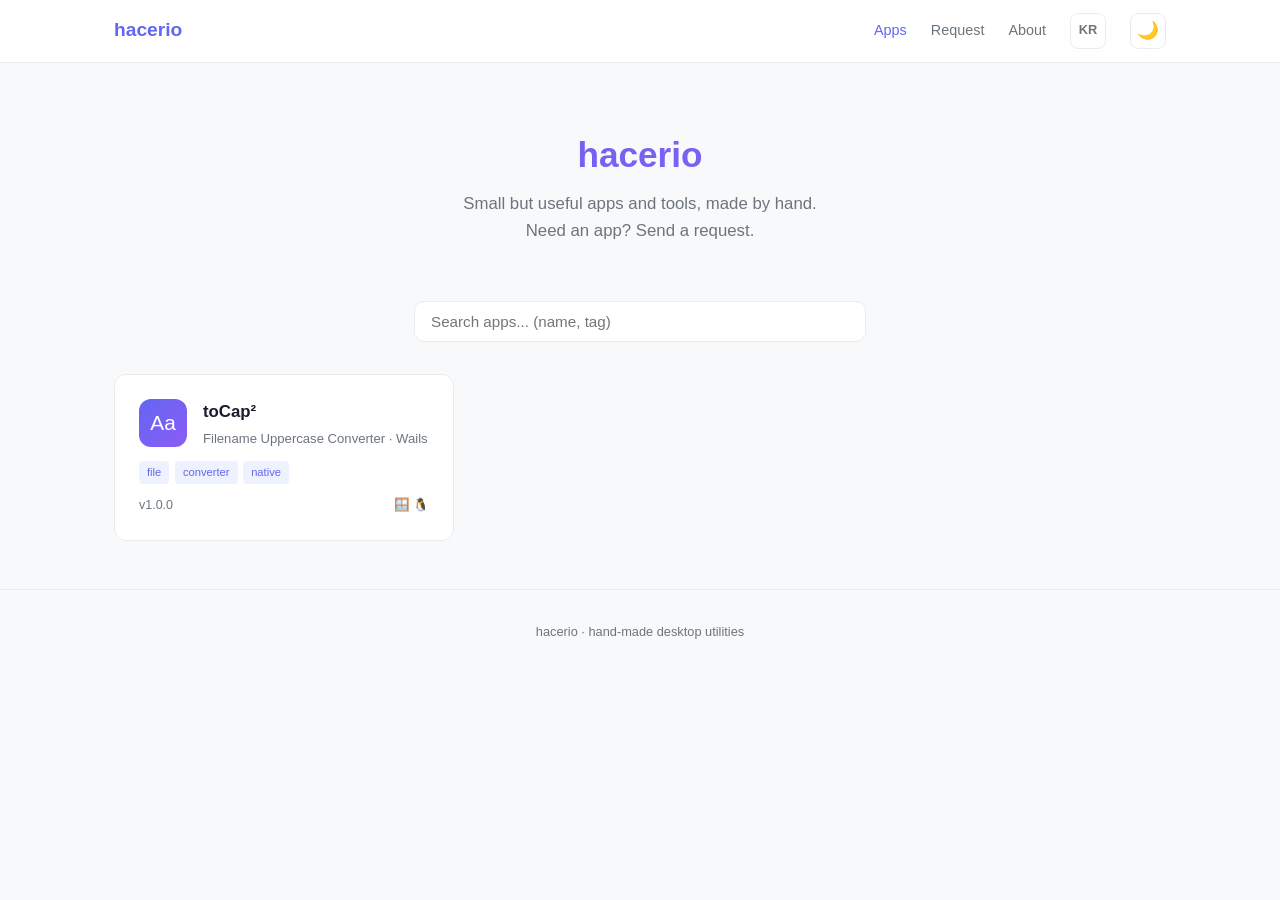
<file: index.html>
<!DOCTYPE html>
<html lang="ko">
<head>
<meta charset="UTF-8">
<meta name="viewport" content="width=device-width, initial-scale=1.0">
<title data-i18n="siteTitle">hacerio</title>
<link rel="stylesheet" href="assets/style.css">
</head>
<body>

<header class="header">
  <div class="header-inner">
    <a href="/" class="header-logo">hacerio</a>
    <nav class="header-nav">
      <a href="/" class="active" data-i18n="navApps">Apps</a>
      <a href="/request/" data-i18n="navRequest">Request</a>
      <a href="/about/" data-i18n="navAbout">About</a>
                <button class="theme-btn" id="langBtn" onclick="toggleLang()" title="Language" style="font-size:0.8rem;font-weight:600">KR</button>
<button class="theme-btn" id="themeBtn" onclick="toggleTheme()" title="테마 변경">🌙</button>
    </nav>
  </div>
</header>

<section class="hero">
  <h1>hacerio</h1>
  <p data-i18n="heroDesc">작고 쓸모있는 앱을 만듭니다.<br>필요한 앱이 있으면 의뢰해주세요.</p>
</section>

<div class="search-wrap" id="searchWrap">
  <input type="text" class="search-input" id="searchInput" data-i18n="searchPlaceholder" placeholder="앱 검색... (이름, 태그)">
</div>

<div class="app-grid" id="appGrid"></div>

<div id="detailView" style="display:none;max-width:800px;margin:0 auto;padding:0 1.5rem 3rem"></div>

<div class="empty-state" id="emptyState" style="display:none">
  <div class="icon">🔍</div>
  <p data-i18n="emptyResults">검색 결과가 없습니다.</p>
</div>

<footer class="footer">
  <p>hacerio &middot; hand-made desktop utilities</p>
</footer>

<script src="assets/script.js"></script>
<script src="assets/i18n.js"></script>
<script>document.addEventListener("DOMContentLoaded", applyI18n);
var t=localStorage.getItem("theme")||"light";if(t==="dark"){document.documentElement.setAttribute("data-theme","dark");document.getElementById("themeBtn").textContent="☀️"}function toggleTheme(){var e=document.documentElement,n=e.getAttribute("data-theme")==="dark";n?(e.removeAttribute("data-theme"),localStorage.setItem("theme","light"),document.getElementById("themeBtn").textContent="🌙"):(e.setAttribute("data-theme","dark"),localStorage.setItem("theme","dark"),document.getElementById("themeBtn").textContent="☀️")}</script></body>
</html>
</file>
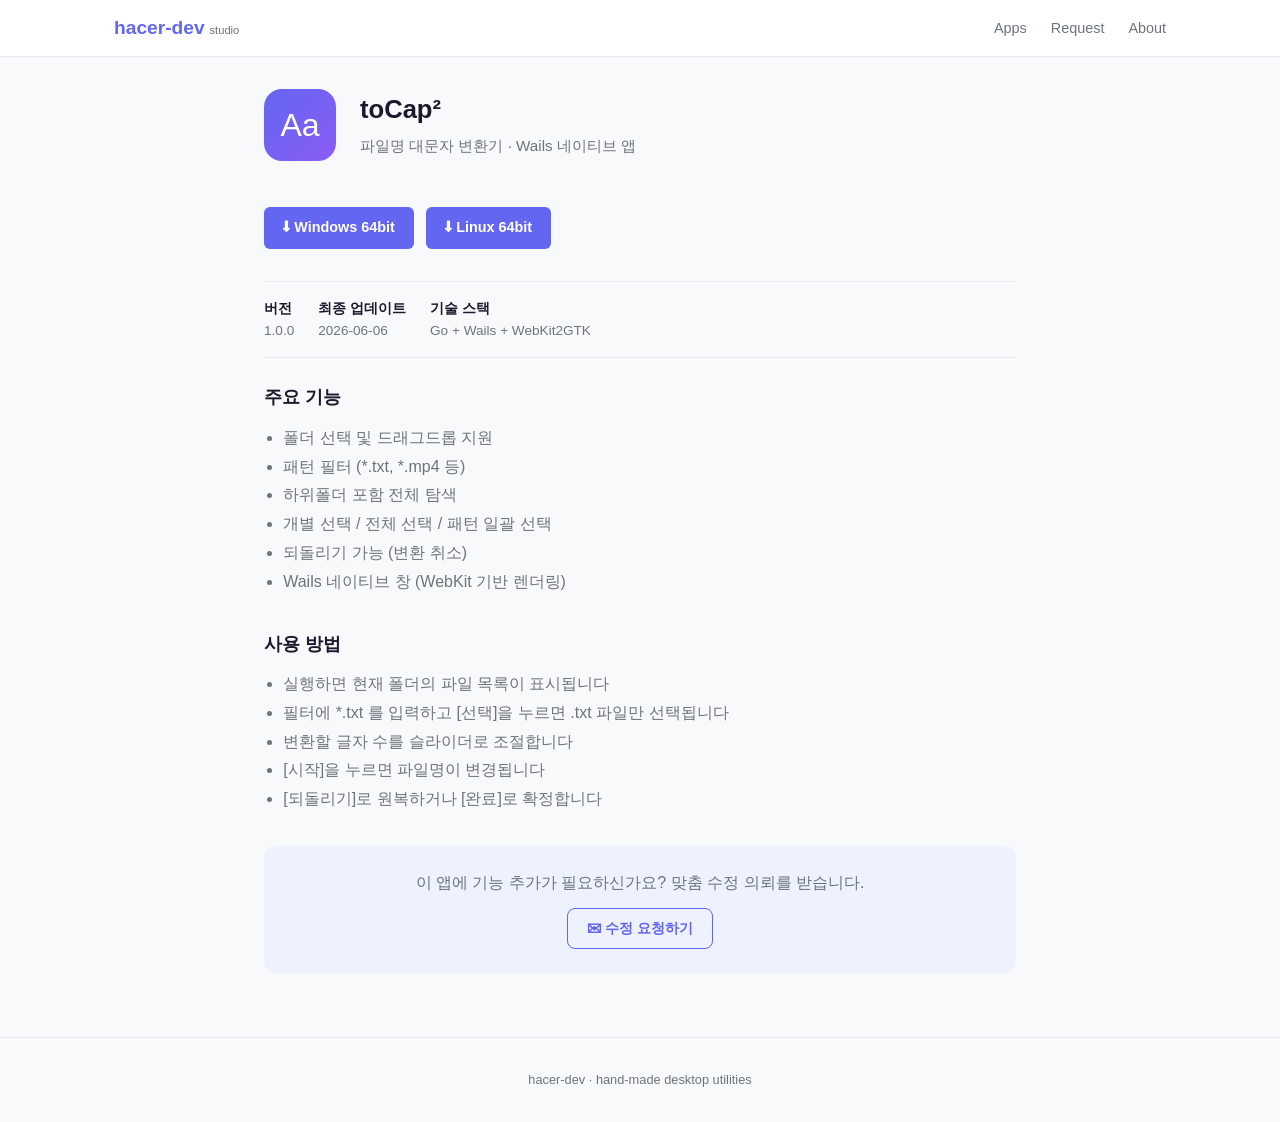
<file: app/tocap2-wails/index.html>
<!DOCTYPE html>
<html lang="ko">
<head>
<meta charset="UTF-8">
<meta name="viewport" content="width=device-width, initial-scale=1.0">
<title>toCap² — hacer-dev</title>
<link rel="stylesheet" href="../../assets/style.css">
</head>
<body>

<header class="header">
  <div class="header-inner">
    <a href="/" class="header-logo">hacer-dev<small>studio</small></a>
    <nav class="header-nav">
      <a href="/">Apps</a>
      <a href="/request/">Request</a>
      <a href="/about/">About</a>
    </nav>
  </div>
</header>

<main class="detail">

  <div class="detail-header">
    <div class="detail-icon">Aa</div>
    <div>
      <h1 class="detail-title">toCap²</h1>
      <p class="detail-subtitle">파일명 대문자 변환기 · Wails 네이티브 앱</p>
    </div>
  </div>

  <div class="detail-downloads">
    <a href="../../downloads/tocap2-wails_v1.0.0.exe" class="btn-download">⬇ Windows 64bit</a>
    <a href="../../downloads/tocap2-wails_v1.0.0_linux" class="btn-download">⬇ Linux 64bit</a>
  </div>

  <dl class="detail-meta">
    <div><dt>버전</dt><dd>1.0.0</dd></div>
    <div><dt>최종 업데이트</dt><dd>2026-06-06</dd></div>
    <div><dt>기술 스택</dt><dd>Go + Wails + WebKit2GTK</dd></div>
  </dl>

  <section class="detail-section">
    <h2>주요 기능</h2>
    <ul>
      <li>폴더 선택 및 드래그드롭 지원</li>
      <li>패턴 필터 (*.txt, *.mp4 등)</li>
      <li>하위폴더 포함 전체 탐색</li>
      <li>개별 선택 / 전체 선택 / 패턴 일괄 선택</li>
      <li>되돌리기 가능 (변환 취소)</li>
      <li>Wails 네이티브 창 (WebKit 기반 렌더링)</li>
    </ul>
  </section>

  <section class="detail-section">
    <h2>사용 방법</h2>
    <ul>
      <li>실행하면 현재 폴더의 파일 목록이 표시됩니다</li>
      <li>필터에 *.txt 를 입력하고 [선택]을 누르면 .txt 파일만 선택됩니다</li>
      <li>변환할 글자 수를 슬라이더로 조절합니다</li>
      <li>[시작]을 누르면 파일명이 변경됩니다</li>
      <li>[되돌리기]로 원복하거나 [완료]로 확정합니다</li>
    </ul>
  </section>

  <div class="detail-cta">
    <p>이 앱에 기능 추가가 필요하신가요? 맞춤 수정 의뢰를 받습니다.</p>
    <a href="https://github.com/hacer-dev/hacer-dev.github.io/issues/new" class="btn-outline" target="_blank">✉ 수정 요청하기</a>
  </div>

</main>

<footer class="footer">
  <p>hacer-dev &middot; hand-made desktop utilities</p>
</footer>

</body>
</html>
</file>
<file: assets/style.css>
:root {
  --bg: #f8f9fa;
  --surface: #ffffff;
  --border: #e9ecef;
  --text: #1a1a2e;
  --text-muted: #6c757d;
  --accent: #6366f1;
  --accent-hover: #4f46e5;
  --accent-light: #eef2ff;
  --shadow: 0 1px 3px rgba(0,0,0,0.08);
  --shadow-hover: 0 4px 12px rgba(0,0,0,0.12);
  --radius: 12px;
  --code-bg: #f1f3f5;
  --pre-bg: #1a1a2e;
  --pre-text: #e8e8f0;
}

[data-theme="dark"] {
  --bg: #0f0f1a;
  --surface: #1a1a2e;
  --border: #2a2a3e;
  --text: #e8e8f0;
  --text-muted: #8888a0;
  --accent: #818cf8;
  --accent-hover: #6366f1;
  --accent-light: #1e1e3a;
  --shadow: 0 1px 3px rgba(0,0,0,0.3);
  --shadow-hover: 0 4px 12px rgba(0,0,0,0.4);
  --code-bg: #2a2a3e;
  --pre-bg: #0a0a14;
  --pre-text: #c8c8e0;
}

*, *::before, *::after { box-sizing: border-box; margin: 0; padding: 0; }

html { font-size: 16px; }

body {
  font-family: -apple-system, BlinkMacSystemFont, 'Noto Sans KR', 'Apple SD Gothic Neo', sans-serif;
  background: var(--bg);
  color: var(--text);
  line-height: 1.6;
  min-height: 100vh;
}

/* ── Header ── */
.header {
  background: var(--surface);
  border-bottom: 1px solid var(--border);
  position: sticky;
  top: 0;
  z-index: 100;
}

.header-inner {
  max-width: 1100px;
  margin: 0 auto;
  padding: 0.8rem 1.5rem;
  display: flex;
  align-items: center;
  justify-content: space-between;
}

.header-logo {
  font-size: 1.2rem;
  font-weight: 700;
  color: var(--accent);
  text-decoration: none;
}

.header-logo small {
  font-weight: 400;
  color: var(--text-muted);
  font-size: 0.7rem;
  margin-left: 0.3rem;
}

.header-nav { display: flex; gap: 1.5rem; align-items: center; }

.theme-btn {
  background: none;
  border: 1px solid var(--border);
  border-radius: 8px;
  width: 36px;
  height: 36px;
  cursor: pointer;
  font-size: 1.1rem;
  display: flex;
  align-items: center;
  justify-content: center;
  color: var(--text-muted);
  transition: border-color 0.2s, color 0.2s;
  padding: 0;
  line-height: 1;
}

.theme-btn:hover {
  border-color: var(--accent);
  color: var(--accent);
}

.header-nav a {
  color: var(--text-muted);
  text-decoration: none;
  font-size: 0.9rem;
  font-weight: 500;
  transition: color 0.2s;
}

.header-nav a:hover { color: var(--accent); }
.header-nav a.active { color: var(--accent); }

/* ── Hero ── */
.hero {
  text-align: center;
  padding: 4rem 1.5rem 2rem;
  max-width: 700px;
  margin: 0 auto;
}

.hero h1 {
  font-size: 2.2rem;
  font-weight: 800;
  margin-bottom: 0.5rem;
  background: linear-gradient(135deg, #6366f1, #8b5cf6);
  -webkit-background-clip: text;
  -webkit-text-fill-color: transparent;
  background-clip: text;
}

.hero p {
  color: var(--text-muted);
  font-size: 1.05rem;
}

/* ── Search ── */
.search-wrap {
  max-width: 500px;
  margin: 1.5rem auto 2rem;
  padding: 0 1.5rem;
}

.search-input {
  width: 100%;
  padding: 0.7rem 1rem;
  border: 1px solid var(--border);
  border-radius: 10px;
  font-size: 0.95rem;
  font-family: inherit;
  background: var(--surface);
  color: var(--text);
  outline: none;
  transition: border-color 0.2s, box-shadow 0.2s;
}

.search-input:focus {
  border-color: var(--accent);
  box-shadow: 0 0 0 3px rgba(99,102,241,0.15);
}

/* ── App Grid ── */
.app-grid {
  max-width: 1100px;
  margin: 0 auto;
  padding: 0 1.5rem 3rem;
  display: grid;
  grid-template-columns: repeat(auto-fill, minmax(300px, 1fr));
  gap: 1rem;
}

.app-card {
  background: var(--surface);
  border: 1px solid var(--border);
  border-radius: var(--radius);
  padding: 1.5rem;
  transition: box-shadow 0.2s, transform 0.2s;
  cursor: pointer;
  text-decoration: none;
  color: inherit;
  display: block;
}

.app-card:hover {
  box-shadow: var(--shadow-hover);
  transform: translateY(-2px);
}

.app-card-header {
  display: flex;
  align-items: flex-start;
  gap: 1rem;
  margin-bottom: 0.75rem;
}

.app-card-icon {
  width: 48px;
  height: 48px;
  border-radius: 12px;
  background: linear-gradient(135deg, #6366f1, #8b5cf6);
  display: flex;
  align-items: center;
  justify-content: center;
  font-size: 1.3rem;
  color: #fff;
  flex-shrink: 0;
}

.app-card-info { flex: 1; min-width: 0; }

.app-card-title {
  font-size: 1.05rem;
  font-weight: 700;
  margin-bottom: 0.15rem;
  white-space: nowrap;
  overflow: hidden;
  text-overflow: ellipsis;
}

.app-card-desc {
  font-size: 0.82rem;
  color: var(--text-muted);
  white-space: nowrap;
  overflow: hidden;
  text-overflow: ellipsis;
}

.app-card-tags {
  display: flex;
  flex-wrap: wrap;
  gap: 0.35rem;
  margin-bottom: 0.75rem;
}

.tag {
  font-size: 0.7rem;
  padding: 0.15rem 0.5rem;
  background: var(--accent-light);
  color: var(--accent);
  border-radius: 4px;
  font-weight: 500;
}

.app-card-footer {
  display: flex;
  justify-content: space-between;
  align-items: center;
  font-size: 0.78rem;
  color: var(--text-muted);
}

.btn-download {
  display: inline-flex;
  align-items: center;
  gap: 0.3rem;
  padding: 0.35rem 0.75rem;
  background: var(--accent);
  color: #fff;
  border-radius: 6px;
  font-size: 0.78rem;
  font-weight: 600;
  text-decoration: none;
  transition: background 0.2s;
}

.btn-download:hover { background: var(--accent-hover); }

/* ── App Detail Page ── */
.detail {
  max-width: 800px;
  margin: 0 auto;
  padding: 2rem 1.5rem 4rem;
}

.detail-header {
  display: flex;
  gap: 1.5rem;
  align-items: flex-start;
  margin-bottom: 2rem;
}

.detail-icon {
  width: 72px;
  height: 72px;
  border-radius: 18px;
  background: linear-gradient(135deg, #6366f1, #8b5cf6);
  display: flex;
  align-items: center;
  justify-content: center;
  font-size: 2rem;
  color: #fff;
  flex-shrink: 0;
}

.detail-title { margin-bottom: 0.25rem; font-size: 1.6rem; }
.detail-subtitle { color: var(--text-muted); font-size: 0.95rem; margin-bottom: 1rem; }

.detail-meta {
  display: flex;
  flex-wrap: wrap;
  gap: 1.5rem;
  padding: 1rem 0;
  border-top: 1px solid var(--border);
  border-bottom: 1px solid var(--border);
  margin-bottom: 1.5rem;
  font-size: 0.85rem;
  color: var(--text-muted);
}

.detail-meta dt { font-weight: 600; color: var(--text); }
.detail-meta dd { margin: 0; }

.detail-section { margin-bottom: 2rem; }

.detail-section h2 {
  font-size: 1.15rem;
  font-weight: 700;
  margin-bottom: 0.75rem;
}

.detail-section ul {
  padding-left: 1.2rem;
  color: var(--text-muted);
  line-height: 1.8;
}

.detail-downloads {
  display: flex;
  flex-wrap: wrap;
  gap: 0.75rem;
  margin-bottom: 2rem;
}

.detail-downloads .btn-download {
  padding: 0.6rem 1.2rem;
  font-size: 0.9rem;
}

.detail-cta {
  background: var(--accent-light);
  border-radius: var(--radius);
  padding: 1.5rem;
  text-align: center;
}

.detail-cta p { margin-bottom: 0.75rem; color: var(--text-muted); }

.btn-outline {
  display: inline-block;
  padding: 0.5rem 1.2rem;
  border: 1px solid var(--accent);
  color: var(--accent);
  border-radius: 8px;
  text-decoration: none;
  font-weight: 600;
  font-size: 0.9rem;
  transition: background 0.2s, color 0.2s;
}

.btn-outline:hover { background: var(--accent); color: #fff; }

/* ── Request Page ── */
.request-wrap {
  max-width: 700px;
  margin: 0 auto;
  padding: 2rem 1.5rem 4rem;
}

.request-wrap h1 { font-size: 1.6rem; margin-bottom: 0.5rem; }
.request-wrap > p { color: var(--text-muted); margin-bottom: 2rem; }

.request-cards {
  display: grid;
  gap: 1rem;
  margin-bottom: 2rem;
}

.request-card {
  background: var(--surface);
  border: 1px solid var(--border);
  border-radius: var(--radius);
  padding: 1.25rem 1.5rem;
}

.request-card h3 { font-size: 1rem; margin-bottom: 0.3rem; }
.request-card p { font-size: 0.85rem; color: var(--text-muted); margin-bottom: 0.75rem; }

.request-link {
  display: inline-flex;
  align-items: center;
  gap: 0.3rem;
  color: var(--accent);
  text-decoration: none;
  font-weight: 600;
  font-size: 0.85rem;
}

.request-link:hover { text-decoration: underline; }

.formspree-link {
  text-align: center;
  padding: 1.5rem;
  background: var(--surface);
  border: 1px solid var(--border);
  border-radius: var(--radius);
}

.formspree-link p { font-size: 0.85rem; color: var(--text-muted); margin-bottom: 0.75rem; }

/* ── Empty State ── */
.empty-state {
  text-align: center;
  padding: 3rem 1rem;
  color: var(--text-muted);
}

.empty-state .icon { font-size: 2.5rem; margin-bottom: 0.5rem; }

/* ── Footer ── */
.footer {
  text-align: center;
  padding: 2rem 1.5rem;
  border-top: 1px solid var(--border);
  color: var(--text-muted);
  font-size: 0.8rem;
}

/* ── Responsive ── */
@media (max-width: 640px) {
  .app-grid { grid-template-columns: 1fr; }
  .detail-header { flex-direction: column; }
  .hero h1 { font-size: 1.6rem; }
}
</file>
